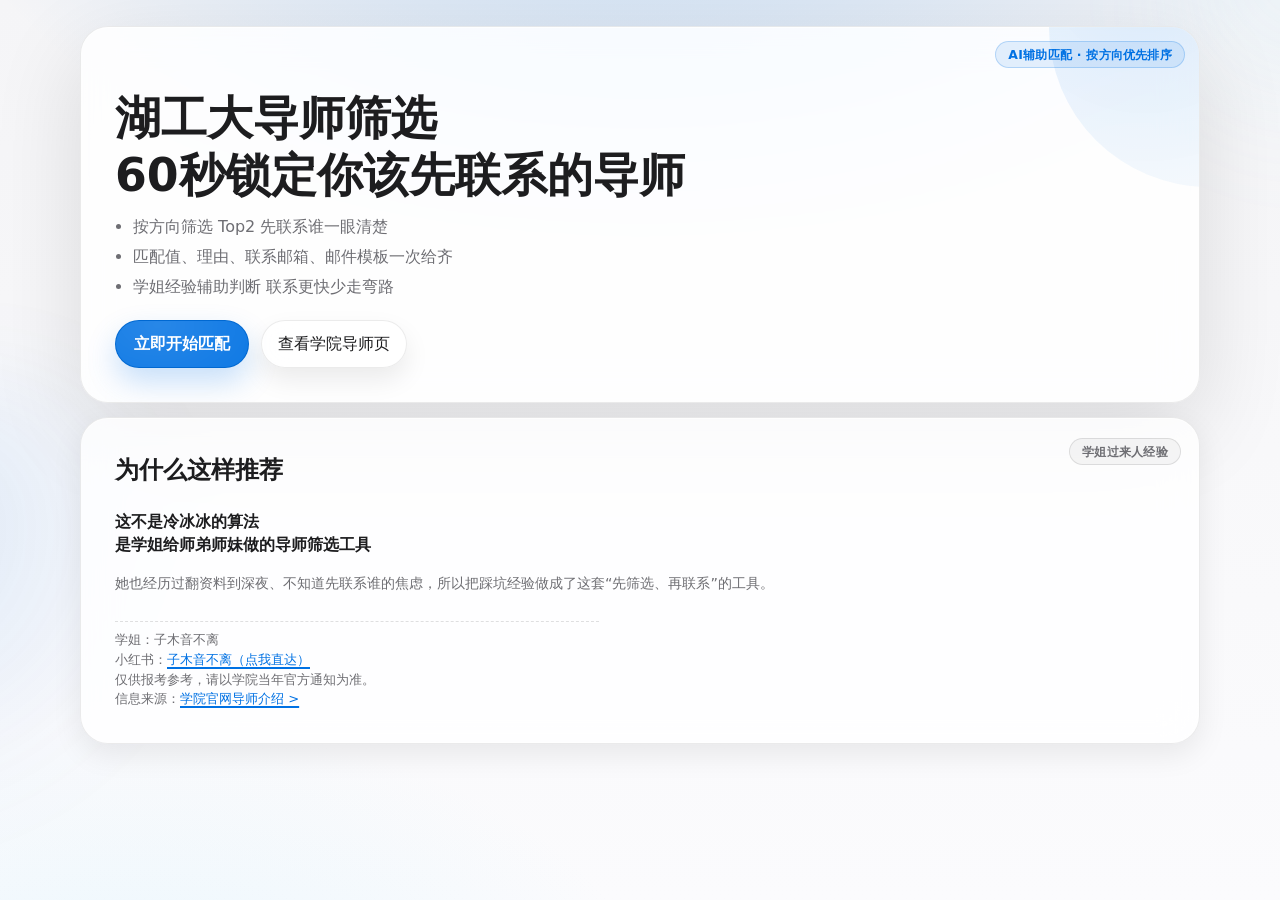
<file: docs/index.html>
﻿<!doctype html>
<html lang="zh-CN">
<head>
  <meta charset="utf-8">
  <meta name="viewport" content="width=device-width, initial-scale=1, viewport-fit=cover">
  <meta name="description" content="湖工大导师筛选 H5：考研/调剂同学的公益匹配工具。">
  <meta name="theme-color" content="#f5f5f7">
  <title>湖工大导师筛选</title>
  <link rel="icon" href="photos/mentor-placeholder.svg" type="image/svg+xml">
  <link rel="stylesheet" href="styles.css">
</head>
<body>
  <div class="ambient-bg" aria-hidden="true">
    <span class="ambient-orb orb-a"></span>
    <span class="ambient-orb orb-b"></span>
    <span class="ambient-grid"></span>
  </div>

  <section class="launch-screen" id="launchScreen" aria-label="启动页">
    <div class="launch-card launch-hero-card">
      <p class="hero-corner-badge">AI辅助匹配 · 按方向优先排序</p>
      <h1 class="hero-title">湖工大导师筛选<br><span>60秒锁定你该先联系的导师</span></h1>
      <ul class="launch-points">
        <li>按方向筛选 Top2 先联系谁一眼清楚</li>
        <li>匹配值、理由、联系邮箱、邮件模板一次给齐</li>
        <li>学姐经验辅助判断 联系更快少走弯路</li>
      </ul>
      <div class="cover-actions">
        <button type="button" class="cover-btn" id="startAppBtn">立即开始匹配</button>
        <a class="ghost-btn launch-source-link" href="https://art.hut.edu.cn/ljyjx.htm" target="_blank" rel="noopener">查看学院导师页</a>
      </div>
    </div>

    <section class="launch-trust" aria-label="为什么这样推荐">
      <h3>为什么这样推荐</h3>
      <p class="story-tag">学姐过来人经验</p>
      <p class="story-short">这不是冷冰冰的算法<br>是学姐给师弟师妹做的导师筛选工具</p>
      <p class="story-long">她也经历过翻资料到深夜、不知道先联系谁的焦虑，所以把踩坑经验做成了这套“先筛选、再联系”的工具。</p>
      <p class="hero-meta launch-meta-note">学姐：子木音不离<br>小红书：<a href="https://xhslink.com/m/92nbiGWmQvj" target="_blank" rel="noopener">子木音不离（点我直达）</a><br>仅供报考参考，请以学院当年官方通知为准。<br>信息来源：<a href="https://art.hut.edu.cn/ljyjx.htm" target="_blank" rel="noopener">学院官网导师介绍 &gt;</a></p>
    </section>
  </section>

  <main class="app-shell flow-mode app-hidden" id="appMain">
    <section class="panel form-panel" id="formPage" aria-label="学生画像填写">
      <div class="panel-intro">
        <h2>学生画像</h2>
        <p class="panel-note">填写内容用于生成经验型优先顺序，不是官方录取结论。</p>
      </div>

      <form id="profileForm" novalidate>
        <section class="field-cluster">
          <header class="field-head">
            <label>目标方向（必选，可多选）</label>
            <span class="field-note">优先选 1-3 项核心方向</span>
          </header>
          <div class="chip-row selectable" id="targetDirectionChips">
            <button type="button" class="chip" data-value="包装设计">包装设计</button>
            <button type="button" class="chip" data-value="传达与媒体设计">传达与媒体设计</button>
            <button type="button" class="chip" data-value="产品设计">产品设计</button>
            <button type="button" class="chip" data-value="环境设计">环境设计</button>
            <button type="button" class="chip" data-value="设计历史与理论">设计历史与理论</button>
            <button type="button" class="chip" data-value="智能包装设计与技术">智能包装设计与技术</button>
            <button type="button" class="chip" data-value="乡村振兴与生态设计">乡村振兴与生态设计</button>
          </div>
          <input id="targetDirection" name="targetDirection" type="hidden" required>
          <input id="targetDirectionExtra" name="targetDirectionExtra" type="hidden">
        </section>

        <section class="field-cluster">
          <header class="field-head">
            <label>已掌握技能（必选，可多选）</label>
            <span class="field-note">尽量选择你已可用于作品集的能力</span>
          </header>
          <div class="chip-row selectable" id="currentSkillsChips">
            <button type="button" class="chip" data-value="品牌策划">品牌策划</button>
            <button type="button" class="chip" data-value="视觉设计">视觉设计</button>
            <button type="button" class="chip" data-value="包装结构">包装结构</button>
            <button type="button" class="chip" data-value="材料工艺">材料工艺</button>
            <button type="button" class="chip" data-value="交互设计">交互设计</button>
            <button type="button" class="chip" data-value="用户研究">用户研究</button>
            <button type="button" class="chip" data-value="产品建模">产品建模</button>
            <button type="button" class="chip" data-value="动画与影像">动画与影像</button>
            <button type="button" class="chip" data-value="空间设计">空间设计</button>
            <button type="button" class="chip" data-value="设计史论">设计史论</button>
            <button type="button" class="chip" data-value="项目管理">项目管理</button>
            <button type="button" class="chip" data-value="AI创作工具">AI创作工具</button>
          </div>
          <input id="currentSkills" name="currentSkills" type="hidden" required>
          <input id="currentSkillsExtra" name="currentSkillsExtra" type="hidden">
        </section>

        <section class="field-cluster">
          <header class="field-head">
            <label>未来职业规划（必选，可多选）</label>
            <span class="field-note">用于权重判断导师培养方向</span>
          </header>
          <div class="chip-row selectable" id="careerPlanChips">
            <button type="button" class="chip" data-value="企业产品设计">企业产品设计</button>
            <button type="button" class="chip" data-value="品牌与包装设计">品牌与包装设计</button>
            <button type="button" class="chip" data-value="数字媒体与交互">数字媒体与交互</button>
            <button type="button" class="chip" data-value="环境与空间设计">环境与空间设计</button>
            <button type="button" class="chip" data-value="文旅与乡村振兴">文旅与乡村振兴</button>
            <button type="button" class="chip" data-value="高校/科研机构">高校/科研机构</button>
            <button type="button" class="chip" data-value="继续攻读博士">继续攻读博士</button>
            <button type="button" class="chip" data-value="创业与设计服务">创业与设计服务</button>
            <button type="button" class="chip" data-value="跨学科创新">跨学科创新</button>
          </div>
          <input id="careerPlan" name="careerPlan" type="hidden" required>
          <input id="careerPlanExtra" name="careerPlanExtra" type="hidden">
        </section>

        <label class="checkbox-wrap">
          <input id="privacyConsent" type="checkbox" required>
          <span>我同意将填写信息用于导师匹配与投递处理。</span>
        </label>

        <div class="action-row">
          <button type="submit" id="analyzeBtn">生成推荐</button>
          <button type="button" id="resetBtn" class="ghost">重置</button>
        </div>
        <p id="formMsg" class="form-msg" aria-live="polite"></p>
      </form>
    </section>

    <section class="panel result-panel" id="resultPage" aria-label="推荐结果" hidden>
      <div class="panel-intro">
        <div class="result-head">
          <h2>推荐结果</h2>
          <button type="button" class="ghost" id="backToFormBtn">返回修改画像</button>
        </div>
        <p class="result-ai-note" id="resultAiNote">先完成学生画像，AI 会生成优先顺序和匹配解读。</p>
      </div>

      <section class="focus-mentor-zone" id="focusMentorZone" aria-label="重点推荐导师">
        <div class="focus-zone-head">
          <h3>重点推荐导师</h3>
          <p>建议先查看这两位，再扩展比较其他导师。</p>
        </div>
        <div class="focus-mentor-grid" id="focusMentorGrid">
          <p class="muted">完成画像后显示重点推荐。</p>
        </div>
      </section>

      <section class="recommend-reason-card" id="recommendReasonCard" aria-label="推荐理由解释">
        <h3>推荐理由解释</h3>
        <p id="recommendReasonText">暂无解释，提交画像后自动生成。</p>
      </section>

      <section class="alumni-experience-card" id="alumniExperienceCard" aria-label="往届经验摘要">
        <h3>往届经验摘要</h3>
        <ul id="alumniExperienceList">
          <li>先联系、先沟通、再精筛，效率明显更高。</li>
          <li>邮件不要群发模板化，先看主页后再定制第一封。</li>
          <li>25届选导师按报考方向分组，建议先确认报考方向与导师方向一致后再联系；26届是否延续请以当年通知为准。</li>
          <li>经验仅供参考，请以学院官网信息为准。</li>
        </ul>
      </section>

      <details class="filter-panel">
        <summary>筛选条件（可选）</summary>
        <div class="toolbar">
          <label for="directionFilter">方向筛选</label>
          <select id="directionFilter">
            <option value="">全部方向</option>
          </select>
          <label for="keywordFilter">关键词</label>
          <input id="keywordFilter" type="search" placeholder="按姓名 / 研究方向搜索">
        </div>
      </details>

      <div id="mentorList" class="mentor-list" aria-live="polite"></div>
      <div class="list-actions">
        <button type="button" id="loadMoreBtn" class="ghost" hidden>加载更多导师</button>
      </div>

      <section class="share-panel" aria-label="转发建议">
        <h3>把它转发给同方向同学</h3>
        <p class="muted">你可能只花了 1 分钟，但能帮同学少走很多弯路。</p>
        <div class="share-follow">
          <p class="muted">想看学姐更多经验：<a class="share-link-inline" href="https://xhslink.com/m/92nbiGWmQvj" target="_blank" rel="noopener">子木音不离小红书主页 &gt;</a></p>
        </div>
        <div class="share-actions">
          <button type="button" id="copyShareBtn">复制分享文案</button>
          <a class="share-link" href="https://art.hut.edu.cn/ljyjx.htm" target="_blank" rel="noopener">信息来源：学院官网导师介绍 &gt;</a>
        </div>
      </section>
    </section>
  </main>

  <section class="detail-drawer" id="detailDrawer" aria-label="导师详情" hidden>
    <button class="drawer-close" id="closeDetailBtn" type="button" aria-label="关闭详情">×</button>
    <div id="detailContent"></div>
  </section>

  <template id="mentorCardTemplate">
    <article class="mentor-card">
      <img class="mentor-photo" alt="">
      <div class="mentor-main">
        <div class="mentor-title-row">
          <h3 class="mentor-name"></h3>
          <div class="mentor-badges">
            <span class="rank-chip"></span>
            <span class="score-chip"></span>
          </div>
        </div>
        <p class="mentor-meta"></p>
        <p class="mentor-research"></p>
        <div class="mentor-actions">
          <button type="button" class="detail-btn">查看详情</button>
          <button type="button" class="contact-btn"></button>
        </div>
      </div>
    </article>
  </template>

  <section class="analysis-overlay" id="analysisOverlay" aria-label="分析进度" hidden>
    <div class="analysis-card">
      <p class="analysis-badge">AI 正在分析画像</p>
      <div class="analysis-core" aria-hidden="true">
        <span class="core-ring ring-a"></span>
        <span class="core-ring ring-b"></span>
        <span class="core-dot"></span>
      </div>
      <p class="analysis-step" id="analysisStepText">准备中...</p>
      <div class="analysis-progress" aria-hidden="true">
        <span id="analysisProgressBar"></span>
      </div>
      <p class="analysis-hint" id="analysisHintText">先看主页再写首封 命中更高</p>
    </div>
  </section>

  <script src="app.js" defer></script>
</body>
</html>
</file>
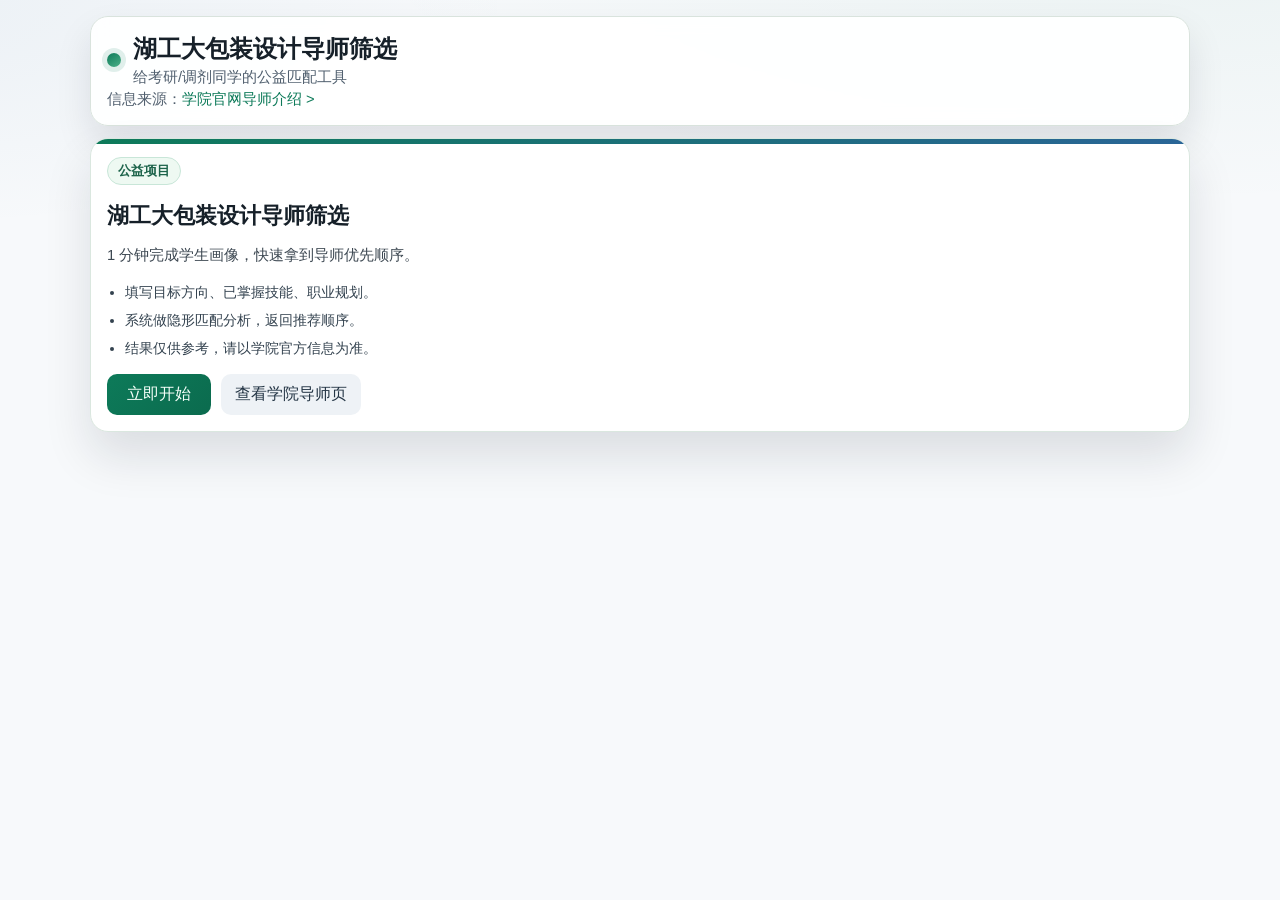
<file: app/src/main/assets/h5/index.html>
﻿<!doctype html>
<html lang="zh-CN">
<head>
  <meta charset="utf-8">
  <meta name="viewport" content="width=device-width, initial-scale=1, viewport-fit=cover">
  <meta name="description" content="湖工大包装设计导师筛选 H5：考研/调剂同学的公益匹配工具。">
  <title>湖工大包装设计导师筛选 H5</title>
  <link rel="icon" href="photos/mentor-placeholder.svg" type="image/svg+xml">
  <link rel="stylesheet" href="styles.css">
</head>
<body>
  <header class="site-header">
    <div class="site-brand">
      <span class="logo-dot"></span>
      <div>
        <h1>湖工大包装设计导师筛选</h1>
        <p>给考研/调剂同学的公益匹配工具</p>
      </div>
    </div>
    <p class="header-note">信息来源：<a href="https://art.hut.edu.cn/ljyjx.htm" target="_blank" rel="noopener">学院官网导师介绍 &gt;</a></p>
  </header>

  <section class="launch-screen" id="launchScreen" aria-label="启动页">
    <div class="launch-card">
      <p class="launch-badge">公益项目</p>
      <h2>湖工大包装设计导师筛选</h2>
      <p class="launch-sub">1 分钟完成学生画像，快速拿到导师优先顺序。</p>
      <ul class="launch-points">
        <li>填写目标方向、已掌握技能、职业规划。</li>
        <li>系统做隐形匹配分析，返回推荐顺序。</li>
        <li>结果仅供参考，请以学院官方信息为准。</li>
      </ul>
      <div class="cover-actions">
        <button type="button" class="cover-btn" id="startAppBtn">立即开始</button>
        <a class="ghost-btn launch-source-link" href="https://art.hut.edu.cn/ljyjx.htm" target="_blank" rel="noopener">查看学院导师页</a>
      </div>
    </div>
  </section>

  <main class="app-shell flow-mode app-hidden" id="appMain">
    <section class="panel form-panel" id="formPage" aria-label="学生画像填写">
      <h2>1. 学生画像</h2>
      <p class="muted">尽量点选，不用长篇填写。系统会按你的选择在后台完成匹配评分。</p>

      <form id="profileForm" novalidate>
        <label>目标方向（必选，可多选）</label>
        <div class="chip-row selectable" id="targetDirectionChips">
          <button type="button" class="chip" data-value="包装设计">包装设计</button>
          <button type="button" class="chip" data-value="传达与媒体设计">传达与媒体设计</button>
          <button type="button" class="chip" data-value="产品设计">产品设计</button>
          <button type="button" class="chip" data-value="环境设计">环境设计</button>
          <button type="button" class="chip" data-value="设计历史与理论">设计历史与理论</button>
          <button type="button" class="chip" data-value="智能包装设计与技术">智能包装设计与技术</button>
          <button type="button" class="chip" data-value="乡村振兴与生态设计">乡村振兴与生态设计</button>
        </div>
        <input id="targetDirection" name="targetDirection" type="hidden" required>
        <input id="targetDirectionExtra" name="targetDirectionExtra" type="text" placeholder="方向补充（可选）">

        <label>已掌握技能（必选，可多选）</label>
        <div class="chip-row selectable" id="currentSkillsChips">
          <button type="button" class="chip" data-value="品牌策划">品牌策划</button>
          <button type="button" class="chip" data-value="视觉设计">视觉设计</button>
          <button type="button" class="chip" data-value="包装结构">包装结构</button>
          <button type="button" class="chip" data-value="材料工艺">材料工艺</button>
          <button type="button" class="chip" data-value="交互设计">交互设计</button>
          <button type="button" class="chip" data-value="用户研究">用户研究</button>
          <button type="button" class="chip" data-value="产品建模">产品建模</button>
          <button type="button" class="chip" data-value="动画与影像">动画与影像</button>
          <button type="button" class="chip" data-value="空间设计">空间设计</button>
          <button type="button" class="chip" data-value="设计史论">设计史论</button>
          <button type="button" class="chip" data-value="项目管理">项目管理</button>
          <button type="button" class="chip" data-value="AI创作工具">AI创作工具</button>
        </div>
        <input id="currentSkills" name="currentSkills" type="hidden" required>
        <input id="currentSkillsExtra" name="currentSkillsExtra" type="text" placeholder="技能补充（可选）">

        <label>未来职业规划（必选，可多选）</label>
        <div class="chip-row selectable" id="careerPlanChips">
          <button type="button" class="chip" data-value="企业产品设计">企业产品设计</button>
          <button type="button" class="chip" data-value="品牌与包装设计">品牌与包装设计</button>
          <button type="button" class="chip" data-value="数字媒体与交互">数字媒体与交互</button>
          <button type="button" class="chip" data-value="环境与空间设计">环境与空间设计</button>
          <button type="button" class="chip" data-value="文旅与乡村振兴">文旅与乡村振兴</button>
          <button type="button" class="chip" data-value="高校/科研机构">高校/科研机构</button>
          <button type="button" class="chip" data-value="继续攻读博士">继续攻读博士</button>
          <button type="button" class="chip" data-value="创业与设计服务">创业与设计服务</button>
          <button type="button" class="chip" data-value="跨学科创新">跨学科创新</button>
        </div>
        <input id="careerPlan" name="careerPlan" type="hidden" required>
        <input id="careerPlanExtra" name="careerPlanExtra" type="text" placeholder="职业规划补充（可选）">

        <label class="checkbox-wrap">
          <input id="privacyConsent" type="checkbox" required>
          <span>我同意将填写信息用于导师匹配与投递处理。</span>
        </label>

        <div class="action-row">
          <button type="submit" id="analyzeBtn">生成推荐</button>
          <button type="button" id="resetBtn" class="ghost">重置</button>
        </div>
        <p id="formMsg" class="form-msg" aria-live="polite"></p>
      </form>
    </section>

    <section class="panel result-panel" id="resultPage" aria-label="推荐结果" hidden>
      <div class="result-top-actions">
        <button type="button" class="ghost" id="backToFormBtn">返回修改画像</button>
      </div>
      <div class="result-head">
        <h2>2. 推荐结果</h2>
        <div class="result-count" id="resultCount">尚未生成</div>
      </div>
      <p class="muted">系统将综合你的方向、技能和职业规划进行智能匹配分析。</p>
      <p class="result-ai-note" id="resultAiNote">先完成学生画像，AI 会生成优先顺序和匹配解读。</p>

      <details class="filter-panel">
        <summary>筛选条件（可选）</summary>
        <div class="toolbar">
          <label for="directionFilter">方向筛选</label>
          <select id="directionFilter">
            <option value="">全部方向</option>
          </select>
          <label for="keywordFilter">关键词</label>
          <input id="keywordFilter" type="search" placeholder="按姓名/研究方向搜索">
        </div>
      </details>

      <div id="mentorList" class="mentor-list" aria-live="polite"></div>
      <div class="list-actions">
        <button type="button" id="loadMoreBtn" class="ghost" hidden>加载更多导师</button>
      </div>

      <section class="share-panel" aria-label="转发建议">
        <h3>把它转发给同方向同学</h3>
        <p class="muted">你可能只花了 1 分钟，但能帮同学少走很多弯路。</p>
        <div class="share-actions">
          <button type="button" id="copyShareBtn">复制分享文案</button>
          <a class="share-link" href="https://art.hut.edu.cn/ljyjx.htm" target="_blank" rel="noopener">信息来源：学院官网导师介绍 &gt;</a>
        </div>
      </section>
    </section>
  </main>

  <section class="detail-drawer" id="detailDrawer" aria-label="导师详情" hidden>
    <button class="drawer-close" id="closeDetailBtn" type="button" aria-label="关闭详情">×</button>
    <div id="detailContent"></div>
  </section>

  <template id="mentorCardTemplate">
    <article class="mentor-card">
      <img class="mentor-photo" alt="">
      <div class="mentor-main">
        <div class="mentor-title-row">
          <h3 class="mentor-name"></h3>
          <div class="mentor-badges">
            <span class="rank-chip"></span>
            <span class="score-chip"></span>
          </div>
        </div>
        <p class="mentor-meta"></p>
        <p class="mentor-research"></p>
        <div class="mentor-actions">
          <button type="button" class="detail-btn">查看详情</button>
          <button type="button" class="contact-btn"></button>
        </div>
      </div>
    </article>
  </template>

  <section class="analysis-overlay" id="analysisOverlay" aria-label="分析进度" hidden>
    <div class="analysis-card">
      <p class="analysis-badge">AI 正在为你分析</p>
      <p class="analysis-step" id="analysisStepText">准备中...</p>
      <div class="analysis-progress" aria-hidden="true">
        <span id="analysisProgressBar"></span>
      </div>
      <p class="analysis-hint">正在匹配导师方向与研究关键词，请稍候。</p>
    </div>
  </section>

  <script src="app.js" defer></script>
</body>
</html>
</file>
<file: docs/styles.css>
﻿:root {
  --bg: #f5f5f7;
  --bg-soft: #fbfbfd;
  --surface: rgba(255, 255, 255, 0.82);
  --surface-soft: rgba(255, 255, 255, 0.92);
  --ink: #1d1d1f;
  --ink-soft: #6e6e73;
  --line: rgba(0, 0, 0, 0.08);
  --line-strong: rgba(0, 0, 0, 0.14);
  --accent: #0071e3;
  --accent-strong: #0060d1;
  --accent-soft: rgba(0, 113, 227, 0.14);
  --accent-cyan: rgba(155, 226, 255, 0.75);
  --accent-sky: rgba(163, 200, 255, 0.75);
  --positive: #34c759;
  --danger: #ff3b30;
  --radius-xl: 28px;
  --radius-lg: 20px;
  --radius-md: 16px;
  --radius-sm: 12px;
  --shadow-card: 0 1px 0 rgba(255, 255, 255, 0.65) inset, 0 10px 30px rgba(0, 0, 0, 0.08);
  --shadow-float: 0 1px 0 rgba(255, 255, 255, 0.68) inset, 0 28px 90px rgba(0, 0, 0, 0.12);
  --shadow-tight: 0 8px 22px rgba(0, 0, 0, 0.06);
  --holo-border: linear-gradient(180deg, rgba(0, 0, 0, 0.14), rgba(0, 0, 0, 0.06));
  --holo-line: linear-gradient(90deg, rgba(0, 0, 0, 0), rgba(0, 0, 0, 0.16), rgba(0, 0, 0, 0));
  --shell-pad: clamp(20px, 3.2vw, 34px);
  --display-font: -apple-system, BlinkMacSystemFont, "SF Pro Display", "SF Pro Text", "PingFang SC", "Hiragino Sans GB", "Microsoft YaHei", "Noto Sans SC", system-ui, sans-serif;
  --body-font: -apple-system, BlinkMacSystemFont, "SF Pro Text", "SF Pro Display", "PingFang SC", "Hiragino Sans GB", "Microsoft YaHei", "Noto Sans SC", system-ui, sans-serif;
  --mono-font: ui-monospace, SFMono-Regular, "SF Mono", Menlo, Monaco, Consolas, "Liberation Mono", "Courier New", monospace;
}

* {
  box-sizing: border-box;
}

[hidden] {
  display: none !important;
}

html,
body {
  margin: 0;
  min-height: 100%;
}

body {
  position: relative;
  overflow-x: hidden;
  font-family: var(--body-font);
  color: var(--ink);
  -webkit-font-smoothing: antialiased;
  text-rendering: optimizeLegibility;
  background:
    radial-gradient(1200px 720px at 50% -22%, rgba(0, 113, 227, 0.22), rgba(0, 113, 227, 0) 60%),
    radial-gradient(960px 560px at 10% 115%, rgba(155, 226, 255, 0.18), rgba(155, 226, 255, 0) 56%),
    linear-gradient(180deg, var(--bg), var(--bg-soft));
  line-height: 1.5;
  padding-bottom: env(safe-area-inset-bottom);
}

a {
  color: inherit;
}

.ambient-bg {
  position: fixed;
  inset: 0;
  z-index: -1;
  pointer-events: none;
  overflow: hidden;
}

.ambient-bg::before,
.ambient-bg::after {
  content: none;
}

.ambient-orb {
  position: absolute;
  border-radius: 999px;
  filter: blur(54px);
  mix-blend-mode: normal;
  opacity: 0.55;
  animation: orb-float 24s ease-in-out infinite alternate;
  will-change: transform;
}

.orb-a {
  width: min(42vw, 500px);
  height: min(42vw, 500px);
  left: -260px;
  top: 42%;
  background: radial-gradient(circle at 30% 30%, rgba(0, 113, 227, 0.22), rgba(0, 113, 227, 0) 62%);
}

.orb-b {
  width: min(30vw, 360px);
  height: min(30vw, 360px);
  right: -240px;
  top: -150px;
  background: radial-gradient(circle at 40% 30%, rgba(155, 226, 255, 0.24), rgba(155, 226, 255, 0) 64%);
  animation-delay: 3s;
}

.ambient-grid {
  display: none;
}

.site-header,
.launch-screen,
.app-shell {
  width: min(1120px, 92vw);
  margin-left: auto;
  margin-right: auto;
}

.site-header {
  position: relative;
  margin-top: 26px;
  margin-bottom: 16px;
  padding: var(--shell-pad);
  border: 1px solid var(--line);
  border-radius: var(--radius-xl);
  background: var(--surface);
  backdrop-filter: saturate(180%) blur(18px);
  box-shadow: var(--shadow-card);
}

body.in-app .site-header {
  display: none;
}

body.in-app .app-shell {
  margin-top: 26px;
}

.site-header::after {
  content: none;
}

.site-brand {
  display: block;
}

.brand-row {
  display: block;
}

.brand-copy {
  display: grid;
  gap: 4px;
}

.logo-dot {
  position: relative;
  width: 22px;
  height: 22px;
  margin-top: 2px;
  border-radius: 10px;
  background: linear-gradient(135deg, rgba(0, 113, 227, 0.95), rgba(155, 226, 255, 0.95));
  box-shadow: 0 14px 30px rgba(0, 0, 0, 0.14);
}

.logo-dot::after {
  content: "";
  position: absolute;
  inset: 2px;
  border-radius: 8px;
  background: radial-gradient(circle at 30% 25%, rgba(255, 255, 255, 0.86), rgba(255, 255, 255, 0));
  opacity: 0.55;
}

.eyebrow {
  margin: 0;
  font-family: var(--body-font);
  color: var(--ink-soft);
  font-size: 0.82rem;
  letter-spacing: 0.08em;
  font-weight: 600;
  text-transform: none;
}

.site-header h1 {
  margin: 2px 0 4px;
  font-family: var(--display-font);
  font-size: clamp(1.56rem, 3.2vw, 2.28rem);
  line-height: 1.1;
  font-weight: 800;
}

.site-header p {
  margin: 0;
  color: var(--ink-soft);
  font-size: 0.95rem;
}

.header-note {
  margin-top: 2px;
  font-size: 0.86rem;
  color: var(--ink-soft);
}

.header-note a {
  color: var(--accent);
  text-underline-offset: 3px;
  text-decoration-thickness: 1.5px;
}

.header-note a:hover {
  color: var(--accent-strong);
}

.launch-screen {
  display: grid;
  gap: 14px;
  margin-top: 26px;
  margin-bottom: 18px;
}

.launch-card {
  position: relative;
  overflow: hidden;
  border: 1px solid var(--line);
  border-radius: var(--radius-xl);
  padding: var(--shell-pad);
  background: var(--surface);
  backdrop-filter: saturate(180%) blur(18px);
  box-shadow: var(--shadow-float);
  display: grid;
  gap: 16px;
  animation: panel-rise 0.5s ease;
}

.launch-hero-card {
  min-height: 0;
  align-content: start;
  gap: 15px;
  padding-top: calc(var(--shell-pad) + 32px);
}

.hero-title {
  margin: 0;
  max-width: none;
  font-family: var(--display-font);
  font-size: clamp(1.86rem, 4.1vw, 2.86rem);
  line-height: 1.12;
  font-weight: 800;
}

.hero-title span {
  display: block;
  margin-top: 6px;
  font-size: inherit;
  line-height: inherit;
  white-space: nowrap;
}

.hero-corner-badge,
.story-tag {
  margin: 0;
  width: fit-content;
  padding: 5px 12px;
  border-radius: 999px;
  border-width: 1px;
  border-style: solid;
  font-family: var(--body-font);
  font-size: 0.78rem;
  font-weight: 700;
  letter-spacing: 0.02em;
  line-height: 1.22;
}

.hero-corner-badge {
  position: absolute;
  top: 14px;
  right: 14px;
  max-width: min(62vw, 280px);
  border: 1px solid rgba(0, 113, 227, 0.22);
  background: rgba(0, 113, 227, 0.1);
  color: var(--accent);
}

.hero-meta {
  margin: 6px 0 0;
  max-width: 58ch;
  color: var(--ink-soft);
  font-size: 0.82rem;
  line-height: 1.52;
  padding-top: 8px;
  border-top: 1px dashed rgba(0, 0, 0, 0.12);
}

.hero-meta a {
  color: var(--accent);
  text-underline-offset: 3px;
  text-decoration-thickness: 1.5px;
}

.launch-meta-note {
  margin-top: 12px;
}

.launch-card::after {
  content: "";
  position: absolute;
  width: 320px;
  height: 320px;
  right: -170px;
  top: -160px;
  border-radius: 999px;
  background: radial-gradient(circle at 30% 32%, rgba(0, 113, 227, 0.14), rgba(0, 113, 227, 0));
}

.launch-trust {
  position: relative;
  border: 1px solid var(--line);
  border-radius: var(--radius-xl);
  padding: var(--shell-pad);
  background: var(--surface);
  backdrop-filter: saturate(180%) blur(18px);
  box-shadow: var(--shadow-card);
  display: grid;
  gap: 14px;
}

.launch-trust h3 {
  margin: 0;
  font-family: var(--display-font);
  font-size: clamp(1.16rem, 2.3vw, 1.52rem);
  font-weight: 800;
  padding-right: 160px;
}

.story-tag {
  position: absolute;
  top: 20px;
  right: 18px;
  z-index: 2;
  border: 1px solid rgba(0, 0, 0, 0.1);
  background: rgba(0, 0, 0, 0.035);
  color: var(--ink-soft);
}

.story-short {
  margin: 8px 0 2px;
  color: var(--ink);
  font-weight: 700;
  line-height: 1.45;
}

.story-long {
  margin: 0;
  color: var(--ink-soft);
  font-size: 0.9rem;
  line-height: 1.55;
}

.story-follow {
  margin-top: 10px;
  display: flex;
  align-items: center;
  justify-content: space-between;
  gap: 10px;
  padding-top: 10px;
  border-top: 1px solid var(--line);
}

.story-author {
  margin: 0;
  color: var(--ink);
  font-weight: 800;
  font-size: 0.9rem;
}

.story-handle {
  margin: 3px 0 0;
  color: var(--ink-soft);
  font-size: 0.88rem;
}

.story-handle a {
  color: var(--accent);
  text-underline-offset: 3px;
  text-decoration-thickness: 1.5px;
}

.launch-points {
  margin: 0;
  padding-left: 18px;
  color: var(--ink-soft);
  display: grid;
  gap: 6px;
}

.launch-hero-card .launch-points {
  margin-top: -2px;
}

.cover-actions {
  display: flex;
  flex-wrap: wrap;
  gap: 12px;
  margin-top: 6px;
}

button,
.cover-btn,
.ghost-btn {
  font: inherit;
}

.cover-btn,
#analyzeBtn,
#copyShareBtn,
.detail-btn,
#detailEmailBtn,
#detailTemplateBtn {
  position: relative;
  display: inline-flex;
  align-items: center;
  justify-content: center;
  border: 1px solid rgba(0, 0, 0, 0.08);
  border-radius: 999px;
  padding: 11px 18px;
  font-weight: 700;
  color: #ffffff;
  background: var(--accent);
  box-shadow: 0 14px 30px rgba(0, 113, 227, 0.22);
  cursor: pointer;
  text-decoration: none;
  overflow: hidden;
  transition: transform 0.18s ease, box-shadow 0.18s ease, filter 0.18s ease;
}

.cover-btn::before,
#analyzeBtn::before,
#copyShareBtn::before,
.detail-btn::before,
#detailEmailBtn::before,
#detailTemplateBtn::before {
  content: "";
  position: absolute;
  inset: -2px;
  background: radial-gradient(180px 120px at 32% 12%, rgba(255, 255, 255, 0.85), rgba(255, 255, 255, 0));
  opacity: 0.18;
  mix-blend-mode: screen;
  transition: opacity 0.18s ease;
  pointer-events: none;
}

.cover-btn:active,
#analyzeBtn:active,
#copyShareBtn:active,
.detail-btn:active,
#detailEmailBtn:active,
#detailTemplateBtn:active {
  transform: translateY(0) scale(0.99);
}

@media (hover: hover) {
  .cover-btn:hover,
  #analyzeBtn:hover,
  #copyShareBtn:hover,
  .detail-btn:hover,
  #detailEmailBtn:hover,
  #detailTemplateBtn:hover {
    transform: translateY(-1px);
    box-shadow: 0 18px 36px rgba(0, 113, 227, 0.26);
    filter: brightness(1.02);
  }

  .cover-btn:hover::before,
  #analyzeBtn:hover::before,
  #copyShareBtn:hover::before,
  .detail-btn:hover::before,
  #detailEmailBtn:hover::before,
  #detailTemplateBtn:hover::before {
    opacity: 0.3;
  }
}

.ghost,
.ghost-btn,
#resetBtn,
#backToFormBtn,
#loadMoreBtn,
.contact-btn {
  display: inline-flex;
  align-items: center;
  justify-content: center;
  border: 1px solid var(--line);
  border-radius: 999px;
  padding: 11px 16px;
  color: var(--ink);
  background: rgba(255, 255, 255, 0.72);
  text-decoration: none;
  cursor: pointer;
  box-shadow: 0 12px 26px rgba(0, 0, 0, 0.08);
  backdrop-filter: saturate(180%) blur(16px);
  transition: transform 0.18s ease, box-shadow 0.18s ease, border-color 0.18s ease;
}

.ghost:active,
.ghost-btn:active,
#resetBtn:active,
#backToFormBtn:active,
#loadMoreBtn:active,
.contact-btn:active {
  transform: translateY(0) scale(0.99);
}

@media (hover: hover) {
  .ghost:hover,
  .ghost-btn:hover,
  #resetBtn:hover,
  #backToFormBtn:hover,
  #loadMoreBtn:hover,
  .contact-btn:hover {
    transform: translateY(-1px);
    border-color: var(--line-strong);
    background: rgba(255, 255, 255, 0.9);
    box-shadow: 0 16px 34px rgba(0, 0, 0, 0.1);
  }
}

button:focus-visible,
a:focus-visible,
input:focus-visible,
select:focus-visible,
summary:focus-visible {
  outline: 3px solid rgba(0, 113, 227, 0.28);
  outline-offset: 2px;
}

.app-hidden {
  display: none !important;
}

.app-shell {
  margin-bottom: 34px;
  display: grid;
  gap: 18px;
}

.panel {
  position: relative;
  overflow: hidden;
  border: 1px solid var(--line);
  border-radius: var(--radius-xl);
  padding: var(--shell-pad);
  background: var(--surface);
  backdrop-filter: saturate(180%) blur(18px);
  box-shadow: var(--shadow-card);
  animation: panel-rise 0.42s ease;
}

.panel::before {
  content: none;
}

.panel-intro {
  display: grid;
  gap: 8px;
  margin-bottom: 14px;
}

.panel-note {
  margin: 0;
  color: var(--ink-soft);
  font-size: 0.9rem;
}

.panel-kicker {
  margin: 0;
  width: fit-content;
  padding: 5px 12px;
  border-radius: 999px;
  border: 1px solid rgba(0, 0, 0, 0.1);
  background: rgba(0, 0, 0, 0.035);
  color: var(--ink-soft);
  font-family: var(--body-font);
  font-size: 0.75rem;
  font-weight: 600;
  letter-spacing: 0.06em;
  text-transform: none;
}

.panel h2 {
  margin: 0;
  font-family: var(--display-font);
  font-size: clamp(1.24rem, 2.4vw, 1.78rem);
  font-weight: 800;
}

.field-cluster {
  margin-top: 14px;
  padding: 14px 14px 12px;
  border: 1px solid var(--line);
  border-radius: 16px;
  background: rgba(255, 255, 255, 0.68);
  box-shadow: 0 10px 20px rgba(0, 0, 0, 0.06);
  backdrop-filter: saturate(180%) blur(16px);
}

.field-head {
  display: flex;
  align-items: baseline;
  justify-content: space-between;
  gap: 8px;
  margin-bottom: 8px;
}

.field-head label {
  margin: 0;
}

.field-note {
  font-size: 0.77rem;
  color: var(--ink-soft);
}

label {
  display: block;
  margin: 14px 0 8px;
  font-size: 0.95rem;
  font-weight: 700;
  color: var(--ink);
}

input[type="text"],
input[type="search"],
select {
  width: 100%;
  border: 1px solid var(--line);
  border-radius: 14px;
  padding: 10px 12px;
  background: rgba(255, 255, 255, 0.78);
  color: var(--ink);
  transition: border-color 0.16s ease, box-shadow 0.16s ease, background 0.16s ease;
}

input[type="text"]::placeholder,
input[type="search"]::placeholder {
  color: rgba(110, 110, 115, 0.8);
}

input[type="text"]:focus,
input[type="search"]:focus,
select:focus {
  border-color: rgba(0, 113, 227, 0.55);
  box-shadow: 0 0 0 4px rgba(0, 113, 227, 0.14);
}

.chip-row {
  display: flex;
  flex-wrap: wrap;
  gap: 9px;
}

.chip {
  border: 1px solid var(--line);
  border-radius: 999px;
  padding: 7px 12px;
  background: rgba(0, 0, 0, 0.035);
  color: var(--ink);
  font-size: 0.9rem;
  cursor: pointer;
  box-shadow: none;
  backdrop-filter: saturate(180%) blur(12px);
  transition: transform 0.16s ease, box-shadow 0.16s ease, border-color 0.16s ease, filter 0.16s ease;
}

@media (hover: hover) {
  .chip:hover {
    transform: translateY(-1px);
    border-color: var(--line-strong);
    background: rgba(0, 0, 0, 0.05);
    box-shadow: 0 14px 24px rgba(0, 0, 0, 0.1);
    filter: none;
  }
}

.chip.active {
  border-color: rgba(0, 0, 0, 0.08);
  background: var(--accent);
  color: #ffffff;
  box-shadow: 0 14px 28px rgba(0, 113, 227, 0.22);
}

.chip:active {
  transform: translateY(0) scale(0.99);
}

.checkbox-wrap {
  display: flex;
  align-items: flex-start;
  gap: 10px;
  margin-top: 16px;
  color: #627187;
  font-weight: 500;
}

.checkbox-wrap input {
  margin-top: 2px;
  transform: scale(1.1);
  accent-color: var(--accent);
}

.action-row {
  display: flex;
  flex-wrap: wrap;
  gap: 10px;
  margin-top: 16px;
}

.form-msg {
  margin-top: 10px;
  min-height: 20px;
  font-size: 0.92rem;
  font-weight: 700;
}

.result-head {
  display: flex;
  align-items: center;
  gap: 10px;
  flex-wrap: wrap;
}

.result-head h2 {
  flex: 1 1 auto;
  min-width: 0;
}

.result-head #backToFormBtn {
  margin-left: auto;
}

.result-ai-note {
  position: relative;
  margin: 0;
  border: 1px solid var(--line);
  border-radius: var(--radius-md);
  padding: 12px 14px 12px 16px;
  color: var(--ink);
  background: rgba(255, 255, 255, 0.72);
  box-shadow: 0 14px 30px rgba(0, 0, 0, 0.08);
  backdrop-filter: saturate(180%) blur(16px);
}

.result-ai-note::before {
  content: "";
  position: absolute;
  left: 10px;
  top: 12px;
  bottom: 12px;
  width: 3px;
  border-radius: 999px;
  background: var(--accent);
  box-shadow: 0 0 0 4px rgba(0, 113, 227, 0.12);
}

.focus-mentor-zone,
.recommend-reason-card,
.alumni-experience-card {
  margin-top: 10px;
  border: 1px solid var(--line);
  border-radius: 16px;
  background: var(--surface);
  padding: 14px;
  box-shadow: 0 16px 38px rgba(0, 0, 0, 0.08);
  backdrop-filter: saturate(180%) blur(18px);
}

.focus-zone-head h3,
.recommend-reason-card h3,
.alumni-experience-card h3 {
  margin: 0;
  font-family: var(--display-font);
  font-size: 1.1rem;
}

.focus-zone-head p {
  margin: 5px 0 0;
  color: var(--ink-soft);
  font-size: 0.9rem;
}

.focus-mentor-grid {
  margin-top: 10px;
  display: grid;
  grid-template-columns: repeat(2, minmax(0, 1fr));
  gap: 10px;
}

.focus-mentor-card {
  position: relative;
  overflow: hidden;
  border: 1px solid var(--line);
  border-radius: var(--radius-md);
  background: rgba(255, 255, 255, 0.78);
  padding: 12px;
  box-shadow: 0 16px 34px rgba(0, 0, 0, 0.08);
  backdrop-filter: saturate(180%) blur(18px);
  transition: transform 0.18s ease, box-shadow 0.18s ease, border-color 0.18s ease;
  opacity: 0;
  transform: translateY(8px);
  animation: card-rise 0.35s ease forwards;
}

.focus-head {
  display: grid;
  grid-template-columns: 74px minmax(0, 1fr);
  gap: 12px;
  align-items: start;
}

.focus-photo {
  width: 74px;
  height: 88px;
  border-radius: 16px;
  border: 1px solid var(--line);
  background: rgba(0, 0, 0, 0.03);
  object-fit: cover;
  box-shadow: 0 14px 26px rgba(0, 0, 0, 0.12);
}

.focus-info {
  min-width: 0;
  display: block;
}

.focus-title-row {
  display: flex;
  align-items: center;
  gap: 10px;
  min-width: 0;
  flex-wrap: wrap;
}

.focus-title-row .mentor-badges {
  margin-left: auto;
}

.focus-mentor-card::before {
  content: none;
}

.focus-mentor-card.focus-top1 {
  border-color: rgba(0, 113, 227, 0.22);
  box-shadow: 0 22px 56px rgba(0, 0, 0, 0.11);
}

.focus-mentor-card.clickable {
  cursor: pointer;
}

@media (hover: hover) {
  .focus-mentor-card.clickable:hover {
    transform: translateY(-1px);
    box-shadow: 0 22px 56px rgba(0, 0, 0, 0.12);
  }
}

.focus-mentor-card.clickable:active {
  transform: translateY(0) scale(0.995);
}

.focus-mentor-card:focus-visible {
  outline: 3px solid rgba(0, 113, 227, 0.28);
  outline-offset: 3px;
}

.focus-rank-tag {
  margin: 0;
  width: fit-content;
  padding: 4px 10px;
  border-radius: 999px;
  border: 1px solid rgba(0, 0, 0, 0.1);
  background: rgba(0, 0, 0, 0.035);
  color: var(--ink-soft);
  font-family: var(--body-font);
  font-size: 0.72rem;
  font-weight: 600;
  letter-spacing: 0.02em;
  flex: 0 0 auto;
  line-height: 1.15;
}

.focus-mentor-card.focus-top1 .focus-rank-tag {
  border-color: rgba(0, 113, 227, 0.18);
  background: rgba(0, 113, 227, 0.12);
  color: var(--accent);
}

.focus-mentor-card h4 {
  margin: 0;
  font-family: var(--display-font);
  font-size: 1.18rem;
  font-weight: 800;
  letter-spacing: -0.01em;
  flex: 1 1 auto;
  min-width: 0;
  white-space: nowrap;
  overflow: hidden;
  text-overflow: ellipsis;
  line-height: 1.16;
}

.focus-meta {
  margin: 0;
  color: var(--ink-soft);
  font-size: 0.84rem;
  white-space: nowrap;
  overflow: hidden;
  text-overflow: ellipsis;
  flex: 1 1 auto;
  min-width: 0;
}

.focus-research {
  margin: 6px 0 0;
  color: var(--ink-soft);
  font-size: 0.88rem;
  line-height: 1.55;
  display: -webkit-box;
  overflow: hidden;
  text-overflow: ellipsis;
  -webkit-line-clamp: 2;
  -webkit-box-orient: vertical;
}

.focus-score {
  margin-top: 10px;
  padding: 4px 10px;
  border-radius: 999px;
  width: fit-content;
  border: 1px solid rgba(0, 113, 227, 0.18);
  background: rgba(0, 113, 227, 0.12);
  color: var(--accent);
  font-family: var(--body-font);
  font-size: 0.76rem;
  font-weight: 600;
  letter-spacing: 0.04em;
}

.focus-actions {
  margin-top: 10px;
  display: grid;
  grid-template-columns: repeat(2, minmax(0, 1fr));
  gap: 6px;
}

.focus-actions .focus-btn[data-action="profile"] {
  grid-column: 1 / -1;
}

.focus-btn {
  border: 1px solid rgba(0, 0, 0, 0.08);
  border-radius: 999px;
  background: var(--accent);
  color: #ffffff;
  padding: 9px 12px;
  font-size: 0.84rem;
  font-weight: 700;
  cursor: pointer;
  box-shadow: 0 14px 28px rgba(0, 113, 227, 0.2);
  transition: transform 0.18s ease, box-shadow 0.18s ease, filter 0.18s ease;
}

.focus-btn:active {
  transform: translateY(0) scale(0.99);
}

.focus-btn.ghost {
  border-color: var(--line);
  background: rgba(255, 255, 255, 0.72);
  color: var(--ink);
  box-shadow: 0 12px 26px rgba(0, 0, 0, 0.08);
  backdrop-filter: saturate(180%) blur(16px);
}

@media (hover: hover) {
  .focus-btn:hover {
    transform: translateY(-1px);
    box-shadow: 0 18px 36px rgba(0, 113, 227, 0.24);
    filter: brightness(1.02);
  }

  .focus-btn.ghost:hover {
    border-color: var(--line-strong);
    background: rgba(255, 255, 255, 0.9);
    box-shadow: 0 16px 34px rgba(0, 0, 0, 0.1);
    filter: none;
  }
}

.recommend-reason-card p {
  margin: 8px 0 0;
  color: var(--ink-soft);
}

.alumni-experience-card ul {
  margin: 10px 0 0;
  padding-left: 20px;
  color: var(--ink-soft);
  display: grid;
  gap: 6px;
}

.filter-panel {
  margin-top: 8px;
  border: 1px solid var(--line);
  border-radius: var(--radius-sm);
  background: var(--surface);
  box-shadow: 0 16px 34px rgba(0, 0, 0, 0.08);
  backdrop-filter: saturate(180%) blur(18px);
}

.filter-panel summary {
  cursor: pointer;
  padding: 10px 12px;
  font-weight: 700;
  color: var(--ink);
}

.filter-panel[open] summary {
  border-bottom: 1px solid var(--line);
}

.toolbar {
  padding: 10px 12px 14px;
  display: grid;
  grid-template-columns: auto minmax(120px, 1fr) auto minmax(160px, 1fr);
  align-items: center;
  gap: 8px;
}

.toolbar label {
  margin: 0;
  font-size: 0.84rem;
  font-weight: 700;
}

.toolbar select,
.toolbar input {
  margin: 0;
}

.mentor-list {
  margin-top: 14px;
  display: grid;
  grid-template-columns: repeat(auto-fit, minmax(320px, 1fr));
  gap: 14px;
}

.mentor-card {
  position: relative;
  overflow: hidden;
  display: grid;
  grid-template-columns: 108px 1fr;
  gap: 13px;
  border: 1px solid var(--line);
  border-radius: var(--radius-lg);
  padding: 12px;
  background: rgba(255, 255, 255, 0.78);
  box-shadow: 0 16px 38px rgba(0, 0, 0, 0.08);
  backdrop-filter: saturate(180%) blur(18px);
  opacity: 0;
  transform: translateY(12px);
  animation: card-rise 0.45s ease forwards;
  transition: transform 0.18s ease, box-shadow 0.18s ease;
}

@media (hover: hover) {
  .mentor-card:hover {
    transform: translateY(-1px);
    box-shadow: 0 22px 56px rgba(0, 0, 0, 0.11);
  }
}

.mentor-card:active {
  transform: translateY(0) scale(0.995);
}

.mentor-card::before {
  content: none;
}

.mentor-photo {
  width: 108px;
  height: 126px;
  object-fit: cover;
  border-radius: 12px;
  border: 1px solid var(--line);
  background: rgba(0, 0, 0, 0.03);
  box-shadow: 0 12px 22px rgba(0, 0, 0, 0.1);
}

.mentor-main {
  display: grid;
  gap: 8px;
  min-width: 0;
}

.mentor-title-row {
  display: flex;
  justify-content: space-between;
  align-items: flex-start;
  gap: 10px;
}

.mentor-name {
  margin: 0;
  font-family: var(--display-font);
  font-size: 1.2rem;
  line-height: 1.24;
  font-weight: 800;
}

.mentor-badges {
  display: flex;
  flex-wrap: wrap;
  justify-content: flex-end;
  gap: 5px;
}

.rank-chip,
.score-chip {
  border-radius: 999px;
  padding: 2px 8px;
  font-size: 0.75rem;
  font-family: var(--body-font);
  font-weight: 600;
  letter-spacing: 0.04em;
  border: 1px solid var(--line);
  background: rgba(0, 0, 0, 0.035);
  box-shadow: none;
}

.rank-chip {
  border-color: rgba(0, 113, 227, 0.18);
  background: rgba(0, 113, 227, 0.12);
  color: var(--accent);
}

.score-chip {
  border-color: rgba(52, 199, 89, 0.18);
  background: rgba(52, 199, 89, 0.12);
  color: #1f7a3b;
}

.score-chip.high {
  border-color: rgba(52, 199, 89, 0.22);
  background: rgba(52, 199, 89, 0.14);
  color: #1f7a3b;
}

.score-chip.medium {
  border-color: rgba(255, 149, 0, 0.22);
  background: rgba(255, 149, 0, 0.14);
  color: #8a5a00;
}

.score-chip.low {
  border-color: rgba(255, 59, 48, 0.22);
  background: rgba(255, 59, 48, 0.14);
  color: #9b2220;
}

.mentor-meta,
.mentor-research {
  margin: 0;
  color: var(--ink-soft);
  font-size: 0.9rem;
}

.mentor-research {
  line-height: 1.58;
}

.mentor-actions {
  display: flex;
  flex-wrap: wrap;
  gap: 8px;
}

.list-actions {
  margin-top: 10px;
  display: flex;
  justify-content: center;
}

.share-panel {
  margin-top: 18px;
  border: 1px solid var(--line);
  border-radius: var(--radius-lg);
  padding: 16px 16px 14px;
  background: var(--surface);
  box-shadow: 0 18px 44px rgba(0, 0, 0, 0.08);
  backdrop-filter: saturate(180%) blur(18px);
}

.share-panel h3 {
  margin: 0 0 6px;
  font-family: var(--display-font);
  font-size: 1.2rem;
  font-weight: 800;
}

.share-actions {
  display: flex;
  flex-wrap: wrap;
  align-items: center;
  gap: 10px;
  margin-top: 8px;
}

.share-follow {
  margin-top: 10px;
  display: flex;
  flex-wrap: wrap;
  align-items: center;
  justify-content: space-between;
  gap: 10px;
}

.share-link-inline {
  color: var(--accent);
  text-decoration-thickness: 1.5px;
  text-underline-offset: 3px;
}

.share-link {
  color: var(--accent);
  text-decoration-thickness: 1.5px;
  text-underline-offset: 3px;
}

@media (hover: hover) {
  .story-handle a:hover,
  .share-link-inline:hover,
  .share-link:hover {
    color: var(--accent-strong);
  }
}

.detail-drawer {
  position: fixed;
  inset: 0;
  z-index: 48;
  background: rgba(0, 0, 0, 0.38);
  backdrop-filter: saturate(180%) blur(18px);
  display: grid;
  place-items: center;
  padding: 16px;
}

.drawer-close {
  position: absolute;
  right: max(14px, env(safe-area-inset-right));
  top: max(14px, env(safe-area-inset-top));
  z-index: 52;
  width: 42px;
  height: 42px;
  border: 1px solid rgba(0, 0, 0, 0.12);
  border-radius: 999px;
  background: rgba(255, 255, 255, 0.78);
  color: var(--ink);
  font-size: 1.35rem;
  line-height: 1;
  cursor: pointer;
  box-shadow: 0 18px 40px rgba(0, 0, 0, 0.18);
}

#detailContent {
  width: min(760px, 94vw);
  max-height: min(86vh, 900px);
  overflow: auto;
  border: 1px solid var(--line);
  border-radius: 22px;
  padding: 18px;
  background: rgba(255, 255, 255, 0.92);
  backdrop-filter: saturate(180%) blur(18px);
  box-shadow: var(--shadow-float);
}

#detailContent h3 {
  margin: 0;
  font-family: var(--display-font);
  font-size: 1.36rem;
  font-weight: 800;
}

.detail-head {
  display: grid;
  grid-template-columns: 122px 1fr;
  align-items: start;
  gap: 16px;
}

.detail-photo {
  width: 122px;
  height: 146px;
  object-fit: cover;
  border-radius: 14px;
  border: 1px solid var(--line);
  background: rgba(0, 0, 0, 0.03);
  box-shadow: 0 16px 34px rgba(0, 0, 0, 0.12);
}

.detail-meta {
  margin: 4px 0;
  color: var(--ink-soft);
  font-size: 0.93rem;
}

.detail-meta a {
  color: var(--accent);
  text-underline-offset: 3px;
  text-decoration-thickness: 1.5px;
}

@media (hover: hover) {
  .detail-meta a:hover {
    color: var(--accent-strong);
  }
}

.detail-block {
  margin-top: 14px;
  padding-top: 12px;
  border-top: 1px solid var(--line);
}

.detail-block h4 {
  margin: 0 0 6px;
  font-family: var(--display-font);
  font-size: 1.04rem;
  font-weight: 800;
}

.detail-block p {
  margin: 0;
  color: var(--ink-soft);
  line-height: 1.68;
}

.detail-link-list {
  margin: 0;
  padding-left: 18px;
  display: grid;
  gap: 6px;
}

.detail-link-list a {
  color: var(--accent);
  text-underline-offset: 3px;
  text-decoration-thickness: 1.5px;
}

@media (hover: hover) {
  .detail-link-list a:hover {
    color: var(--accent-strong);
  }
}

.detail-inline-actions {
  margin-top: 10px;
}

.detail-action-list {
  margin: 0;
  padding-left: 20px;
  color: var(--ink-soft);
  display: grid;
  gap: 6px;
}

.detail-tip {
  margin: 10px 0 0;
  color: var(--ink-soft);
  font-size: 0.88rem;
}

.analysis-overlay {
  position: fixed;
  inset: 0;
  z-index: 54;
  display: grid;
  place-items: center;
  background: rgba(0, 0, 0, 0.38);
  backdrop-filter: saturate(180%) blur(18px);
  padding: 16px;
}

.analysis-card {
  width: min(440px, 92vw);
  border: 1px solid var(--line);
  border-radius: var(--radius-lg);
  padding: 20px;
  background: rgba(255, 255, 255, 0.92);
  backdrop-filter: saturate(180%) blur(18px);
  box-shadow: var(--shadow-float);
  text-align: center;
}

.analysis-badge {
  margin: 0;
  display: inline-flex;
  padding: 5px 12px;
  border-radius: 999px;
  border: 1px solid rgba(0, 0, 0, 0.1);
  background: rgba(0, 0, 0, 0.035);
  color: var(--ink-soft);
  font-family: var(--body-font);
  font-size: 0.76rem;
  font-weight: 600;
  letter-spacing: 0.06em;
}

.analysis-core {
  position: relative;
  width: 82px;
  height: 82px;
  margin: 16px auto 10px;
  display: grid;
  place-items: center;
  filter: saturate(1.03);
}

.analysis-core::before {
  content: "";
  position: absolute;
  inset: 0;
  border-radius: 999px;
  z-index: 0;
  background: conic-gradient(from 0deg, rgba(0, 0, 0, 0.06) 0deg, rgba(0, 0, 0, 0.06) 240deg, rgba(0, 113, 227, 0.88) 270deg, rgba(155, 226, 255, 0.86) 320deg, rgba(0, 0, 0, 0.06) 360deg);
  -webkit-mask: radial-gradient(farthest-side, transparent calc(100% - 6px), #000 calc(100% - 4px));
  mask: radial-gradient(farthest-side, transparent calc(100% - 6px), #000 calc(100% - 4px));
  animation: orbit-spin 2.1s linear infinite;
}

.analysis-core::after {
  content: none;
}

.core-dot {
  display: none;
  position: relative;
  z-index: 3;
  width: 18px;
  height: 18px;
  border-radius: 999px;
  background: radial-gradient(circle at 30% 30%, rgba(255, 255, 255, 0.98), rgba(155, 226, 255, 0.62));
  box-shadow: 0 0 0 6px rgba(0, 113, 227, 0.12), 0 16px 26px rgba(0, 113, 227, 0.22);
  animation: siri-breathe 1.4s ease-in-out infinite;
}

.core-ring {
  position: absolute;
  border-radius: 999px;
  z-index: 0;
  border: 1px solid rgba(0, 113, 227, 0.22);
  opacity: 0;
  animation: ring-wave 1.4s ease-out infinite;
}

.ring-a {
  inset: 10px;
}

.ring-b {
  inset: 18px;
  border-color: rgba(0, 113, 227, 0.18);
  animation-delay: 0.42s;
}

.analysis-step {
  margin: 8px 0 4px;
  font-family: var(--display-font);
  font-size: 1.18rem;
  font-weight: 800;
}

.analysis-progress {
  height: 9px;
  margin-top: 10px;
  border-radius: 999px;
  background: rgba(0, 0, 0, 0.06);
  overflow: hidden;
  border: 1px solid var(--line);
}

.analysis-progress span {
  display: block;
  width: 0;
  height: 100%;
  background: var(--accent);
  transition: width 0.22s ease;
}

.analysis-hint {
  margin: 10px 0 0;
  color: var(--ink-soft);
  font-size: 0.9rem;
  white-space: nowrap;
}

.app-toast-layer {
  position: fixed;
  left: 50%;
  bottom: calc(24px + env(safe-area-inset-bottom));
  transform: translateX(-50%);
  z-index: 80;
  pointer-events: none;
  opacity: 0;
  transition: opacity 0.2s ease;
}

.app-toast-layer.show {
  opacity: 1;
}

.app-toast {
  min-width: 220px;
  max-width: min(94vw, 580px);
  border-radius: 999px;
  border: 1px solid rgba(255, 255, 255, 0.36);
  padding: 10px 16px;
  text-align: center;
  color: #edf3ff;
  font-weight: 700;
  background: rgba(24, 35, 54, 0.96);
  box-shadow: 0 12px 24px rgba(9, 16, 28, 0.36);
  opacity: 0;
  transform: translateY(8px);
  transition: opacity 0.2s ease, transform 0.2s ease;
}

.app-toast.show {
  opacity: 1;
  transform: translateY(0);
}

.app-toast.error {
  background: rgba(125, 47, 47, 0.96);
}

.muted {
  margin: 0;
  color: var(--ink-soft);
}

@keyframes panel-rise {
  from {
    opacity: 0;
    transform: translateY(12px);
  }

  to {
    opacity: 1;
    transform: translateY(0);
  }
}

@keyframes card-rise {
  to {
    opacity: 1;
    transform: translateY(0);
  }
}

@keyframes orb-float {
  from {
    transform: translate3d(0, 0, 0) scale(1);
  }

  to {
    transform: translate3d(18px, -14px, 0) scale(1.06);
  }
}

@keyframes siri-breathe {
  0%,
  100% {
    transform: translateY(0) scale(0.93);
  }

  50% {
    transform: translateY(-1px) scale(1.05);
  }
}

@keyframes siri-drift {
  0%,
  100% {
    filter: hue-rotate(0deg) saturate(1);
  }

  50% {
    filter: hue-rotate(-8deg) saturate(1.06);
  }
}

@keyframes siri-aura-breathe {
  0%,
  100% {
    transform: scale(0.95);
    opacity: 0.56;
  }

  50% {
    transform: scale(1.03);
    opacity: 0.84;
  }
}

@keyframes orbit-spin {
  to {
    transform: rotate(360deg);
  }
}

@keyframes core-breathe-clean {
  0%,
  100% {
    transform: scale(0.93);
    opacity: 0.88;
  }

  50% {
    transform: scale(1);
    opacity: 1;
  }
}

@keyframes siri-float-blob {
  0%,
  100% {
    transform: translate(-3px, -2px) scale(0.92);
    opacity: 0.72;
  }

  50% {
    transform: translate(4px, 3px) scale(1.08);
    opacity: 0.96;
  }
}

@keyframes ring-wave {
  0% {
    transform: scale(0.9);
    opacity: 0.58;
  }

  100% {
    transform: scale(1.68);
    opacity: 0;
  }
}

@media (max-width: 980px) {
  .site-header,
  .launch-screen,
  .app-shell {
    width: min(1120px, 94vw);
  }

  .toolbar {
    grid-template-columns: 1fr;
    gap: 6px;
  }

  .toolbar label {
    margin-top: 4px;
  }

  .mentor-list {
    grid-template-columns: 1fr;
  }

  .focus-mentor-grid {
    grid-template-columns: 1fr;
  }

  .field-head {
    flex-direction: column;
    align-items: flex-start;
  }
}

@media (max-width: 720px) {
  .site-header {
    padding: 18px 16px;
    border-radius: 24px;
  }

  .launch-card {
    padding: 18px 16px;
    border-radius: 24px;
  }

  .launch-hero-card {
    padding-top: 52px;
  }

  .launch-trust {
    padding: 18px 16px;
    border-radius: 24px;
  }

  .eyebrow {
    font-size: 0.78rem;
    letter-spacing: 0.06em;
  }

  .hero-title {
    font-size: clamp(1.34rem, 6.6vw, 1.72rem);
    line-height: 1.14;
  }

  .hero-title span {
    margin-top: 4px;
    font-size: inherit;
    white-space: nowrap;
  }

  .hero-corner-badge {
    top: 10px;
    right: 12px;
    max-width: 58vw;
  }

  .launch-trust h3 {
    padding-right: 140px;
  }

  .story-tag {
    top: 16px;
    right: 12px;
  }

  .hero-corner-badge,
  .story-tag {
    font-size: 0.7rem;
    padding: 5px 10px;
    letter-spacing: 0.01em;
  }

  .panel {
    border-radius: 24px;
    padding: 18px 16px;
  }

  .cover-actions,
  .action-row,
  .share-actions,
  .share-follow,
  .story-follow {
    flex-direction: column;
    align-items: stretch;
  }

  .detail-inline-actions {
    flex-direction: column;
    align-items: stretch;
  }

  .hero-meta {
    margin-top: 10px;
    font-size: 0.8rem;
    line-height: 1.48;
  }

  .launch-meta-note {
    margin-top: 14px;
  }

  .result-head {
    flex-direction: column;
    align-items: stretch;
    gap: 8px;
  }

  .cover-btn,
  .ghost-btn,
  #analyzeBtn,
  #resetBtn,
  #copyShareBtn,
  #backToFormBtn,
  #loadMoreBtn,
  #detailEmailBtn,
  #detailTemplateBtn,
  .detail-btn,
  .contact-btn {
    width: 100%;
  }

  .mentor-card {
    grid-template-columns: 96px minmax(0, 1fr);
    gap: 12px;
    padding: 11px;
    align-items: start;
  }

  .mentor-photo {
    width: 96px;
    height: 118px;
    border-radius: 10px;
    box-shadow: 0 10px 18px rgba(0, 0, 0, 0.12);
  }

  .mentor-main {
    gap: 6px;
  }

  .mentor-title-row {
    display: grid;
    grid-template-columns: minmax(0, 1fr) auto;
    align-items: start;
    gap: 8px;
  }

  .mentor-name {
    font-size: 1.08rem;
    line-height: 1.2;
    min-width: 0;
  }

  .mentor-meta,
  .mentor-research {
    font-size: 0.84rem;
    line-height: 1.46;
  }

  .mentor-research {
    display: -webkit-box;
    overflow: hidden;
    text-overflow: ellipsis;
    -webkit-line-clamp: 2;
    -webkit-box-orient: vertical;
  }

  .mentor-badges {
    justify-content: flex-end;
    align-self: start;
    gap: 4px;
  }

  .rank-chip,
  .score-chip {
    padding: 2px 7px;
    font-size: 0.74rem;
  }

  .mentor-actions {
    display: grid;
    grid-template-columns: repeat(2, minmax(0, 1fr));
    gap: 6px;
  }

  .mentor-card .detail-btn,
  .mentor-card .contact-btn {
    width: 100%;
    padding: 7px 8px;
    font-size: 0.82rem;
    border-radius: 999px;
  }

  .focus-btn {
    width: 100%;
  }

  .detail-head {
    grid-template-columns: 1fr;
  }

  .detail-photo {
    width: min(220px, 100%);
    height: auto;
    aspect-ratio: 5 / 6;
  }

  .detail-drawer {
    place-items: end center;
    padding: 0;
  }

  #detailContent {
    width: 100%;
    max-height: 86vh;
    border-radius: 22px 22px 0 0;
    border-left: 0;
    border-right: 0;
    border-bottom: 0;
  }

  .analysis-core {
    width: 72px;
    height: 72px;
  }

  .focus-actions {
    grid-template-columns: 1fr;
  }

  .focus-actions .focus-btn[data-action="profile"] {
    grid-column: auto;
  }
}

@media (max-width: 420px) {
  .launch-card h2 {
    font-size: clamp(0.94rem, 4.8vw, 1.18rem);
  }
}

@media (prefers-reduced-motion: reduce) {
  *,
  *::before,
  *::after {
    animation-duration: 0.01ms !important;
    animation-iteration-count: 1 !important;
    transition-duration: 0.01ms !important;
    scroll-behavior: auto !important;
  }
}
</file>
<file: app/src/main/assets/h5/styles.css>
﻿:root {
  --bg: #f7f9fb;
  --card: #ffffff;
  --text: #162029;
  --muted: #51606f;
  --brand: #0d7a59;
  --brand-strong: #07553d;
  --accent: #2a6597;
  --danger: #b63f3f;
  --line: #dde4eb;
  --shadow: 0 10px 28px rgba(15, 23, 42, 0.07);
  --shadow-soft: 0 18px 36px rgba(15, 23, 42, 0.1);
  --radius: 18px;
  --radius-sm: 10px;
  --display-font: "Source Han Serif SC", "Noto Serif SC", "Songti SC", serif;
  --body-font: "PingFang SC", "Hiragino Sans GB", "Microsoft YaHei", sans-serif;
}

* {
  box-sizing: border-box;
}

html,
body {
  margin: 0;
  padding: 0;
  min-height: 100%;
}

body {
  font-family: var(--body-font);
  color: var(--text);
  background:
    radial-gradient(1200px 420px at 92% -10%, rgba(13, 122, 89, 0.06) 0%, rgba(13, 122, 89, 0) 70%),
    radial-gradient(900px 320px at -10% 0%, rgba(42, 101, 151, 0.06) 0%, rgba(42, 101, 151, 0) 72%),
    linear-gradient(var(--bg), var(--bg));
  padding-bottom: env(safe-area-inset-bottom);
}

.ambient-bg {
  display: none;
}

h1,
h2,
h3 {
  font-family: var(--display-font);
  margin: 0;
}

.site-header {
  width: min(1100px, 94vw);
  margin: 16px auto 12px;
  padding: 16px;
  border-radius: var(--radius);
  border: 1px solid #d9e3dd;
  background: rgba(255, 255, 255, 0.92);
  box-shadow: var(--shadow-soft);
  backdrop-filter: blur(8px);
}

.site-brand {
  display: flex;
  align-items: center;
  gap: 12px;
}

.logo-dot {
  width: 14px;
  height: 14px;
  border-radius: 99px;
  background: linear-gradient(145deg, var(--brand), #4cb088);
  box-shadow: 0 0 0 5px rgba(13, 122, 89, 0.12);
}

.site-header h1 {
  font-size: clamp(1.2rem, 2.6vw, 1.5rem);
}

.site-header p {
  margin: 3px 0 0;
  color: var(--muted);
  font-size: 0.92rem;
}

.site-header a {
  color: var(--brand);
  text-decoration: none;
}

.site-header a:hover {
  text-decoration: underline;
}

.header-note {
  margin-top: 13px;
  font-size: 0.86rem;
  color: #4f5963;
}

.launch-screen {
  width: min(1100px, 94vw);
  margin: 0 auto 14px;
}

.launch-card {
  position: relative;
  overflow: hidden;
  border: 1px solid #dae7df;
  border-radius: var(--radius);
  background: #ffffff;
  box-shadow: 0 24px 48px rgba(15, 23, 42, 0.12);
  padding: 18px 16px 16px;
  display: grid;
  gap: 14px;
  animation: launch-fade 0.42s ease;
}

.launch-card::before {
  content: "";
  position: absolute;
  inset: 0 auto auto 0;
  width: 100%;
  height: 5px;
  background: linear-gradient(90deg, #0d7a59 0%, #2a6597 100%);
}

.launch-badge {
  margin: 0;
  display: inline-flex;
  width: fit-content;
  padding: 4px 10px;
  border-radius: 999px;
  border: 1px solid #c8e6d8;
  background: #eef9f2;
  color: #1d644b;
  font-size: 0.84rem;
  font-weight: 600;
}

.launch-card h2 {
  margin: 2px 0 0;
  font-size: clamp(1.05rem, 2.4vw, 1.36rem);
}

.launch-sub {
  margin: 0;
  color: #3d4852;
  line-height: 1.55;
  font-size: 0.92rem;
}

.launch-points {
  margin: 0;
  padding-left: 18px;
  display: grid;
  gap: 6px;
  color: #33424f;
  font-size: 0.9rem;
  line-height: 1.55;
}

@keyframes launch-fade {
  from {
    opacity: 0;
    transform: translateY(10px);
  }

  to {
    opacity: 1;
    transform: translateY(0);
  }
}

.cover-actions {
  display: flex;
  flex-wrap: wrap;
  gap: 10px;
}

.cover-btn {
  display: inline-flex;
  align-items: center;
  justify-content: center;
  min-width: 104px;
  border: none;
  border-radius: 10px;
  padding: 10px 14px;
  background: linear-gradient(135deg, #0d7a59 0%, #0b6b4e 100%);
  color: #f5fff9;
  text-decoration: none;
  cursor: pointer;
  transition: transform 0.12s ease, box-shadow 0.12s ease, opacity 0.2s ease;
}

.cover-btn:hover {
  transform: translateY(-1px);
  box-shadow: 0 8px 20px rgba(8, 48, 35, 0.2);
}

.ghost-btn {
  display: inline-flex;
  align-items: center;
  justify-content: center;
  min-width: 104px;
  border-radius: 10px;
  padding: 10px 14px;
  background: #eef2f6;
  color: #243545;
  text-decoration: none;
}

.launch-source-link:hover {
  background: #e5edf4;
}

.app-hidden {
  display: none !important;
}

.app-shell.flow-mode {
  width: min(960px, 94vw);
}

.panel[hidden] {
  display: none !important;
}

.app-shell {
  width: min(1100px, 94vw);
  margin: 0 auto 30px;
  display: grid;
  grid-template-columns: 1fr;
  gap: 14px;
}

.panel {
  background: var(--card);
  border: 1px solid #dce4ea;
  border-radius: var(--radius);
  box-shadow: var(--shadow);
  padding: 18px;
  position: relative;
}

.panel::before {
  content: "";
  position: absolute;
  left: 16px;
  right: 16px;
  top: 0;
  height: 3px;
  border-radius: 0 0 8px 8px;
  background: linear-gradient(90deg, rgba(13, 122, 89, 0.34) 0%, rgba(42, 101, 151, 0.22) 100%);
}

.panel h2 {
  font-size: 1.14rem;
  margin-bottom: 8px;
}

.muted {
  margin: 0;
  color: var(--muted);
  font-size: 0.9rem;
}

.small {
  font-size: 0.8rem;
}

form {
  margin-top: 14px;
  display: grid;
  gap: 10px;
}

label {
  font-size: 0.9rem;
  font-weight: 600;
}

input,
select,
button {
  font: inherit;
}

input,
select {
  width: 100%;
  border: 1px solid #d8e1e9;
  border-radius: var(--radius-sm);
  background: #fff;
  color: var(--text);
  padding: 10px 11px;
  transition: border-color 0.18s ease, box-shadow 0.18s ease;
}

input:focus,
select:focus {
  outline: none;
  border-color: var(--brand);
  box-shadow: 0 0 0 3px rgba(15, 111, 82, 0.16);
}

.chip-row {
  display: flex;
  gap: 8px;
  flex-wrap: wrap;
}

.chip {
  border: 1px solid #b7d7ca;
  background: #eff8f3;
  color: #124a3a;
  border-radius: 999px;
  padding: 6px 11px;
  font-size: 0.82rem;
  transition: all 0.16s ease;
}

.chip.active {
  border-color: #0d7a59;
  background: #0d7a59;
  color: #fff;
  box-shadow: 0 4px 12px rgba(13, 122, 89, 0.24);
}

.chip-row.selectable {
  margin-bottom: 2px;
}

.checkbox-wrap {
  display: flex;
  align-items: flex-start;
  gap: 8px;
  font-weight: 400;
}

.checkbox-wrap input {
  width: auto;
  margin-top: 3px;
}

.action-row {
  display: flex;
  gap: 10px;
  flex-wrap: wrap;
}

button {
  border: none;
  border-radius: 10px;
  padding: 10px 14px;
  background: linear-gradient(135deg, #0d7a59 0%, #0b694d 100%);
  color: #f5fff9;
  cursor: pointer;
  transition: transform 0.12s ease, box-shadow 0.12s ease, opacity 0.2s ease;
}

button:hover {
  transform: translateY(-1px);
  box-shadow: 0 8px 18px rgba(8, 48, 35, 0.19);
}

button:disabled {
  opacity: 0.6;
  cursor: not-allowed;
}

button.ghost {
  background: #eef2f6;
  color: #2d3741;
}

.form-msg {
  min-height: 1.2em;
  margin: 0;
  font-size: 0.86rem;
  color: var(--danger);
}

.result-head {
  display: flex;
  align-items: center;
  justify-content: space-between;
  gap: 8px;
}

.result-top-actions {
  display: flex;
  justify-content: flex-end;
  margin-bottom: 10px;
}

.result-count {
  border-radius: 999px;
  border: 1px solid #c1ddd1;
  background: #f2faf6;
  color: #114838;
  padding: 5px 11px;
  font-size: 0.8rem;
  font-weight: 600;
}

.result-ai-note {
  margin: 10px 0 0;
  padding: 10px 12px;
  border-radius: 11px;
  border: 1px solid #dbe8e2;
  background: linear-gradient(180deg, #f8fcfa 0%, #f3f9f6 100%);
  color: #215845;
  font-size: 0.89rem;
  line-height: 1.55;
}

.toolbar {
  display: grid;
  grid-template-columns: 1fr;
  gap: 8px;
  margin-top: 12px;
  margin-bottom: 8px;
}

.filter-panel {
  margin-top: 12px;
  border: 1px solid #dee7ef;
  border-radius: 12px;
  background: #f8fbfe;
  padding: 8px 10px 0;
}

.filter-panel summary {
  cursor: pointer;
  color: #1f3f58;
  font-size: 0.88rem;
  font-weight: 600;
}

.list-actions {
  margin-top: 4px;
  display: flex;
  justify-content: center;
}

.mentor-list {
  display: grid;
  gap: 10px;
}

.share-panel {
  margin-top: 12px;
  border: 1px solid #dfe8ef;
  border-radius: 12px;
  background: linear-gradient(180deg, #fcfeff 0%, #f8fbfe 100%);
  padding: 12px;
}

.share-panel h3 {
  font-size: 1rem;
}

.share-panel .muted {
  margin-top: 6px;
}

.share-actions {
  margin-top: 10px;
  display: flex;
  flex-wrap: wrap;
  align-items: center;
  gap: 10px;
}

.share-link {
  font-size: 0.88rem;
  color: var(--brand);
  text-decoration: none;
}

.share-link:hover {
  text-decoration: underline;
}

.mentor-card {
  display: grid;
  grid-template-columns: 84px 1fr;
  gap: 10px;
  border: 1px solid #dce4eb;
  border-radius: 14px;
  padding: 10px;
  background: linear-gradient(180deg, #ffffff 0%, #fbfdff 100%);
  box-shadow: 0 7px 18px rgba(15, 23, 42, 0.06);
  opacity: 0;
  transform: translateY(8px);
  animation: rise 0.28s ease forwards;
}

@keyframes rise {
  to {
    opacity: 1;
    transform: translateY(0);
  }
}

.mentor-photo {
  width: 84px;
  height: 104px;
  object-fit: cover;
  border-radius: 10px;
  border: 1px solid #dbe2ea;
  background: #f7f8fa;
}

.mentor-main {
  min-width: 0;
}

.mentor-title-row {
  display: flex;
  align-items: flex-start;
  justify-content: space-between;
  gap: 8px;
}

.mentor-name {
  font-size: 1rem;
}

.mentor-badges {
  display: inline-flex;
  align-items: center;
  gap: 6px;
  flex-wrap: wrap;
  justify-content: flex-end;
}

.rank-chip,
.score-chip {
  display: inline-flex;
  align-items: center;
  justify-content: center;
  border-radius: 999px;
  border: 1px solid #d6e1ea;
  background: #f5f8fb;
  color: #31465a;
  font-size: 0.72rem;
  font-weight: 700;
  min-height: 22px;
  padding: 0 9px;
  white-space: nowrap;
}

.rank-chip {
  border-color: #d4e3db;
  background: #f2faf6;
  color: #145742;
}

.score-chip.high {
  border-color: #bcdccf;
  background: #e9f8f1;
  color: #0f6548;
}

.score-chip.medium {
  border-color: #d7dfc0;
  background: #f9fbe9;
  color: #556326;
}

.score-chip.low {
  border-color: #dedde0;
  background: #f7f7f8;
  color: #59626d;
}

.mentor-meta,
.mentor-research {
  margin: 6px 0 0;
  font-size: 0.86rem;
  color: #3f4348;
}

.mentor-research {
  display: -webkit-box;
  -webkit-line-clamp: 2;
  -webkit-box-orient: vertical;
  overflow: hidden;
}

.mentor-actions {
  display: flex;
  gap: 8px;
  flex-wrap: wrap;
  margin-top: 9px;
}

.detail-btn,
.contact-btn {
  font-size: 0.82rem;
  padding: 7px 10px;
}

.contact-btn {
  background: linear-gradient(135deg, #2a6597 0%, #255983 100%);
}

.detail-drawer {
  position: fixed;
  inset: 0;
  z-index: 15;
  background: rgba(22, 20, 16, 0.45);
  display: grid;
  place-items: center;
  padding: 16px;
}

.detail-drawer[hidden] {
  display: none !important;
}

#detailContent {
  width: min(720px, 100%);
  max-height: 88vh;
  overflow: auto;
  background: #fff;
  border-radius: 16px;
  border: 1px solid var(--line);
  box-shadow: var(--shadow-soft);
  padding: 18px;
}

.drawer-close {
  position: absolute;
  top: 20px;
  right: 20px;
  width: 38px;
  height: 38px;
  border-radius: 999px;
  background: #fff;
  color: #222;
  border: 1px solid #ccc;
  font-size: 1.3rem;
  line-height: 1;
}

.detail-head {
  display: grid;
  grid-template-columns: 130px 1fr;
  gap: 14px;
}

.detail-photo {
  width: 130px;
  height: 164px;
  object-fit: cover;
  border-radius: 12px;
  border: 1px solid #d8d0bf;
}

.detail-meta {
  margin: 8px 0;
  color: #3e392f;
  font-size: 0.92rem;
}

.detail-block {
  margin-top: 14px;
  padding-top: 12px;
  border-top: 1px solid #ece3d2;
}

.detail-block h4 {
  margin: 0 0 6px;
  font-size: 0.95rem;
}

.detail-block p {
  margin: 0;
  color: #363227;
  line-height: 1.6;
}

.app-toast-layer {
  position: fixed;
  inset: 0;
  z-index: 40;
  display: grid;
  place-items: center;
  background: rgba(0, 0, 0, 0.24);
  opacity: 0;
  pointer-events: none;
  transition: opacity 0.18s ease;
}

.app-toast {
  min-width: 210px;
  max-width: min(88vw, 520px);
  border-radius: 12px;
  background: rgba(14, 105, 76, 0.98);
  color: #fff;
  font-size: 0.92rem;
  line-height: 1.45;
  padding: 12px 16px;
  text-align: center;
  box-shadow: 0 12px 30px rgba(15, 23, 42, 0.28);
  opacity: 0;
  transform: translateY(8px) scale(0.98);
  transition: opacity 0.18s ease, transform 0.18s ease;
}

.app-toast-layer.show {
  opacity: 1;
}

.app-toast.show {
  opacity: 1;
  transform: translateY(0) scale(1);
}

.app-toast.error {
  background: rgba(156, 42, 42, 0.96);
}

.analysis-overlay {
  position: fixed;
  inset: 0;
  z-index: 28;
  display: grid;
  place-items: center;
  padding: 20px;
  background: rgba(9, 15, 22, 0.42);
  backdrop-filter: blur(2px);
}

.analysis-overlay[hidden] {
  display: none !important;
}

.analysis-card {
  width: min(92vw, 440px);
  border-radius: 16px;
  border: 1px solid #d2e5db;
  background: #ffffff;
  box-shadow: 0 24px 44px rgba(13, 32, 25, 0.24);
  padding: 16px 14px;
}

.analysis-badge {
  margin: 0;
  color: #215843;
  font-size: 0.82rem;
  font-weight: 700;
}

.analysis-step {
  margin: 8px 0 0;
  color: #1d2e3a;
  font-size: 1rem;
  font-weight: 600;
}

.analysis-progress {
  margin-top: 12px;
  height: 8px;
  border-radius: 999px;
  background: #e5ecef;
  overflow: hidden;
}

.analysis-progress span {
  display: block;
  width: 0;
  height: 100%;
  border-radius: inherit;
  background: linear-gradient(90deg, #0d7a59 0%, #2a6597 100%);
  transition: width 0.26s ease;
}

.analysis-hint {
  margin: 10px 0 0;
  color: #57606a;
  font-size: 0.82rem;
}

@media (min-width: 860px) {
  .app-shell {
    grid-template-columns: minmax(320px, 0.95fr) minmax(0, 1.35fr);
    align-items: start;
  }

  .app-shell.flow-mode {
    grid-template-columns: 1fr;
  }

  .form-panel {
    position: sticky;
    top: 14px;
  }

  .flow-mode .form-panel {
    position: static;
  }

  .toolbar {
    grid-template-columns: auto minmax(160px, 220px) auto 1fr;
    align-items: center;
  }

  .mentor-list {
    grid-template-columns: repeat(2, minmax(0, 1fr));
  }

  .mentor-card {
    grid-template-columns: 96px 1fr;
  }

  .mentor-photo {
    width: 96px;
    height: 120px;
  }
}

@media (max-width: 560px) {
  .panel {
    padding: 14px;
  }

  .mentor-title-row {
    flex-direction: column;
    gap: 6px;
  }

  .mentor-badges {
    justify-content: flex-start;
  }
}

@media (prefers-reduced-motion: reduce) {
  * {
    animation: none !important;
    transition: none !important;
  }
}
</file>
